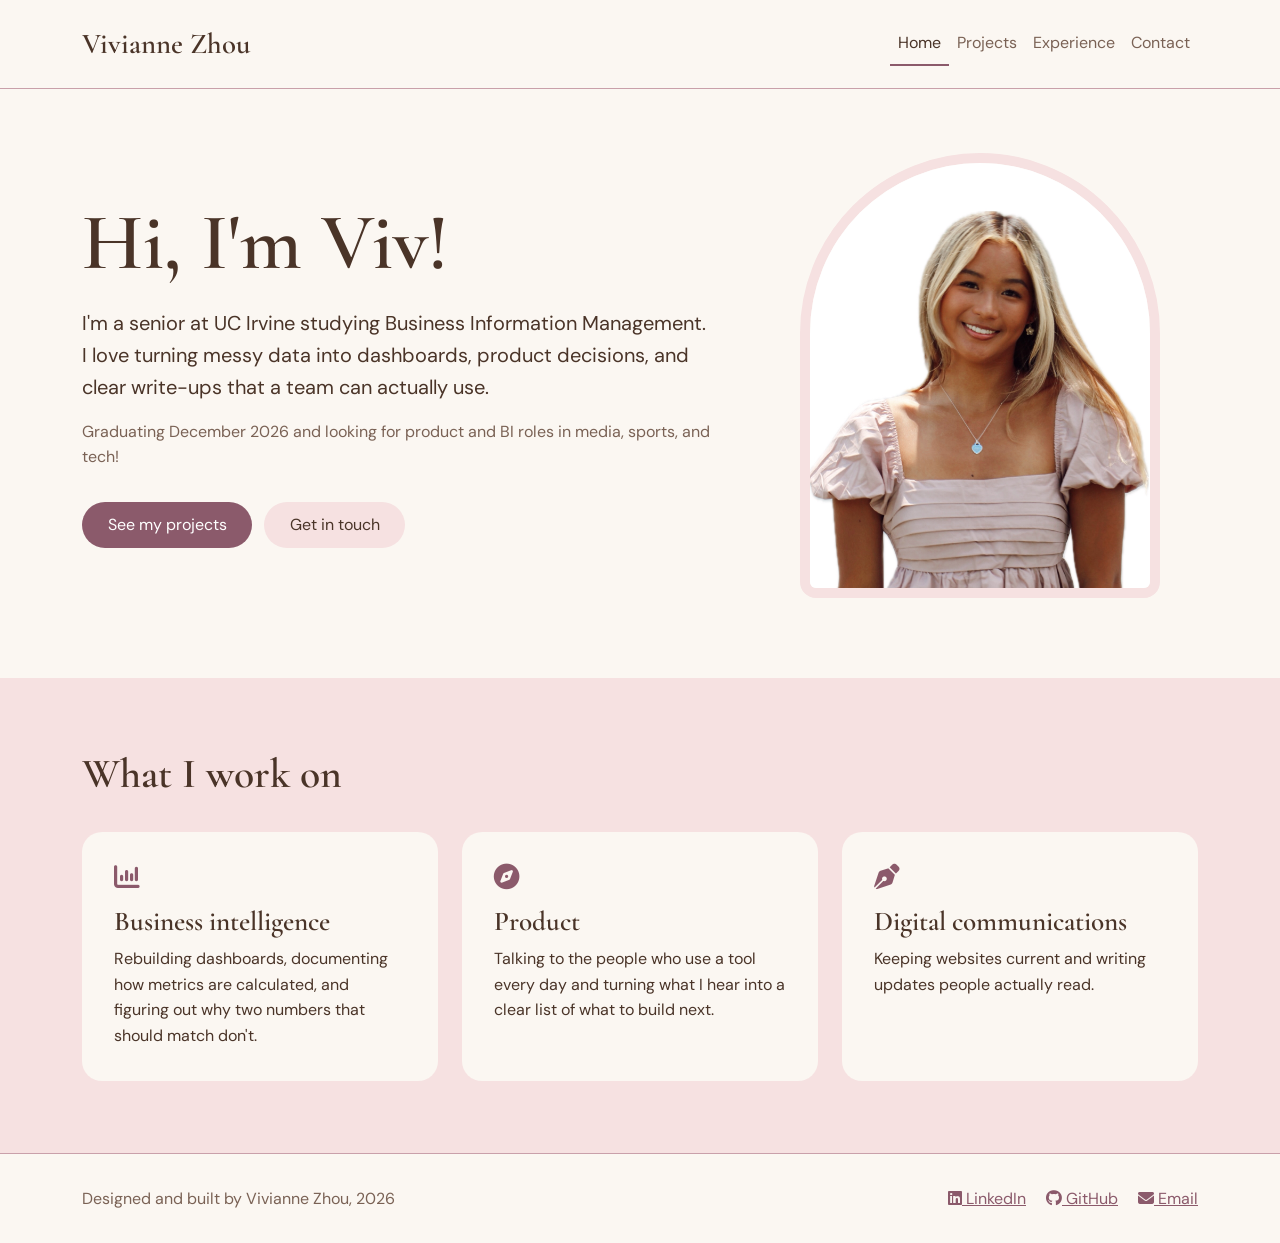
<file: index.html>
<!doctype html>
<html lang="en">

<!--
WRITTEN BY: Vivianne Zhou
EMAIL: zhouvj@uci.edu
-->

<head>
  <meta charset="utf-8">
  <meta name="viewport" content="width=device-width, initial-scale=1">
  <meta name="author" content="Vivianne Zhou">
  <meta name="description" content="Portfolio of Vivianne Zhou, Business Information Management student at UC Irvine">
  
  <!-- Google Fonts: Cormorant Garamond + DM Sans Condensed -->
  <link rel="preconnect" href="https://fonts.googleapis.com">
  <link rel="preconnect" href="https://fonts.gstatic.com" crossorigin>
  <link rel="stylesheet" href="https://fonts.googleapis.com/css2?family=Cormorant+Garamond:wght@500;600&amp;family=DM+Sans:wght@400;500&amp;display=swap">
  
  <!-- Bootstrap 5.3.3 for the grid, navbar, and buttons -->
  <link rel="stylesheet" href="https://cdn.jsdelivr.net/npm/bootstrap@5.3.3/dist/css/bootstrap.min.css">
 
  <!-- Font Awesome icons -->
  <link rel="stylesheet" href="https://cdnjs.cloudflare.com/ajax/libs/font-awesome/6.5.1/css/all.min.css">

  <!-- my stylesheet, loaded last so it overrides Bootstrap -->
  <link rel="stylesheet" href="css/style.css">

  <title>Vivianne Zhou | Portfolio</title>
</head>
<body>

  <!-- navigation bar: collapses into a menu button on small screens -->
  <header>
    <nav class="navbar navbar-expand-md site-nav" aria-label="Main">
      <div class="container">
        <!-- your name on the left, links back to home -->
        <a class="navbar-brand" href="index.html">Vivianne Zhou</a>

        <!-- menu button that only shows on phones -->
        <button class="navbar-toggler" type="button" data-bs-toggle="collapse" data-bs-target="#mainNav" aria-controls="mainNav" aria-expanded="false" aria-label="Toggle navigation">
          <span class="navbar-toggler-icon"></span>
        </button>

        <!-- page links, pushed to the right with ms-auto -->
        <div class="collapse navbar-collapse" id="mainNav">
          <ul class="navbar-nav ms-auto">
            <li class="nav-item"><a class="nav-link active" aria-current="page" href="index.html">Home</a></li>
            <li class="nav-item"><a class="nav-link" href="projects.html">Projects</a></li>
            <li class="nav-item"><a class="nav-link" href="experience.html">Experience</a></li>
            <li class="nav-item"><a class="nav-link" href="contact.html">Contact</a></li>
          </ul>
        </div>
      </div>
    </nav>
  </header>

  <!-- main page content goes here -->
  <main id="main">


    <!-- intro: text on the left, photo on the right (photo goes on top on phones) -->
    <section class="hero" aria-labelledby="intro-heading">
      <div class="container">
        <div class="row align-items-center g-5">

          <div class="col-md-7 order-2 order-md-1">
            <h1 id="intro-heading" class="hero-title">Hi, I'm Viv! </h1>
            <p class="hero-lead">I'm a senior at UC Irvine studying Business Information Management. I love turning messy data into dashboards, product decisions, and clear write-ups that a team can actually use.</p>
            <p class="hero-note">Graduating December 2026 and looking for product and BI roles in media, sports, and tech!</p>
            <div class="hero-buttons">
              <a class="btn btn-mauve" href="projects.html">See my projects</a>
              <a class="btn btn-pink" href="contact.html">Get in touch</a>
            </div>
          </div>

          <div class="col-md-5 order-1 order-md-2">
            <img class="portrait" src="images/headshot.jpg" alt="Portrait of Vivianne Zhou">
          </div>

        </div>
      </div>
    </section>

    <!-- three areas I focus on: 3 across on desktop, stacked on phones -->
    <section class="section section-pink" aria-labelledby="focus-heading">
      <div class="container">
        <h2 id="focus-heading">What I work on</h2>
        <div class="row g-4">

          <div class="col-md-4">
            <div class="focus-box">
              <span class="fa-solid fa-chart-column" aria-hidden="true"></span>
              <h3>Business intelligence</h3>
              <p>Rebuilding dashboards, documenting how metrics are calculated, and figuring out why two numbers that should match don't.</p>
            </div>
          </div>

          <div class="col-md-4">
            <div class="focus-box">
              <span class="fa-solid fa-compass" aria-hidden="true"></span>
              <h3>Product</h3>
              <p>Talking to the people who use a tool every day and turning what I hear into a clear list of what to build next.</p>
            </div>
          </div>

          <div class="col-md-4">
            <div class="focus-box">
              <span class="fa-solid fa-pen-nib" aria-hidden="true"></span>
              <h3>Digital communications</h3>
              <p>Keeping websites current and writing updates people actually read.</p>
            </div>
          </div>

        </div>
      </div>
    </section>
  </main>

  <!-- footer with contact links -->
  <footer class="site-footer">
    <div class="container footer-inner">
      <p class="mb-0">Designed and built by Vivianne Zhou, 2026</p>
      <ul class="footer-links">
        <li><a href="https://www.linkedin.com/in/viviannezhou"><span class="fa-brands fa-linkedin" aria-hidden="true"></span> LinkedIn</a></li>
        <li><a href="https://github.com/viviannezhou"><span class="fa-brands fa-github" aria-hidden="true"></span> GitHub</a></li>
        <li><a href="mailto:zhouvj@uci.edu"><span class="fa-solid fa-envelope" aria-hidden="true"></span> Email</a></li>
      </ul>
    </div>
  </footer>

  <!-- Bootstrap JS: makes the phone menu button open and close -->
  <script src="https://cdn.jsdelivr.net/npm/bootstrap@5.3.3/dist/js/bootstrap.bundle.min.js"></script>
</body>
</html>
</file>
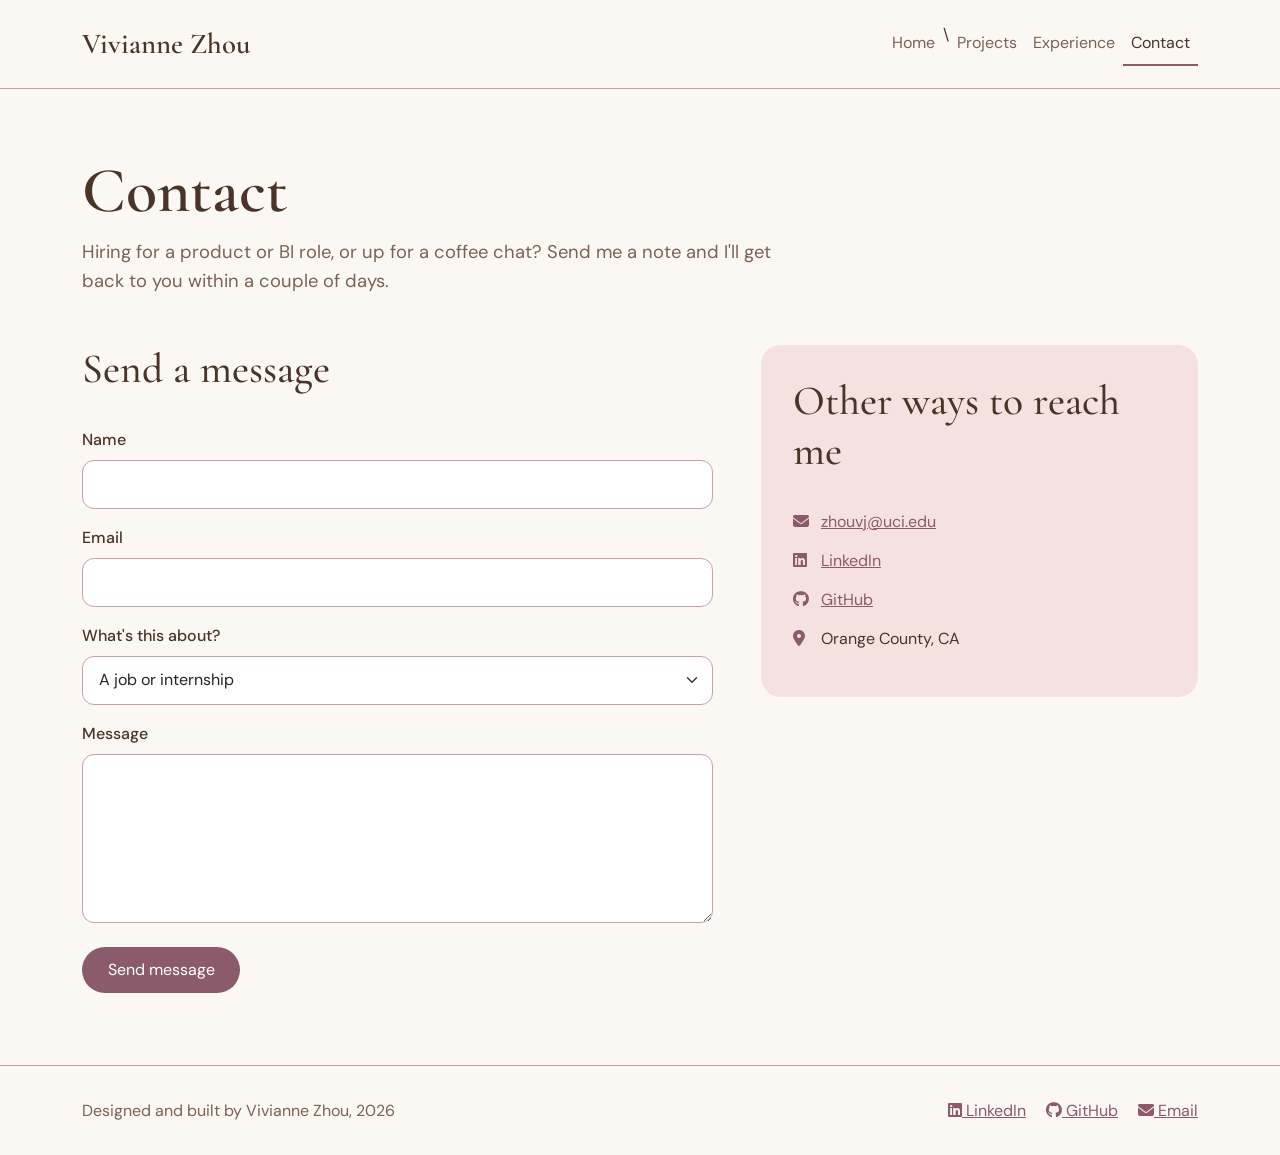
<file: contact.html>
<!doctype html>
<html lang="en">

<!--
WRITTEN BY: Vivianne Zhou
EMAIL: zhouvj@uci.edu
-->

<head>
  <meta charset="utf-8">
  <meta name="viewport" content="width=device-width, initial-scale=1">
  <meta name="author" content="Vivianne Zhou">
  <meta name="description" content="Get in touch with Vivianne Zhou about product and BI roles!">
  
  <!-- Google Fonts: Cormorant Garamond + DM Sans Condensed -->
  <link rel="preconnect" href="https://fonts.googleapis.com">
  <link rel="preconnect" href="https://fonts.gstatic.com" crossorigin>
  <link rel="stylesheet" href="https://fonts.googleapis.com/css2?family=Cormorant+Garamond:wght@500;600&amp;family=DM+Sans:wght@400;500&amp;display=swap">
  
  <!-- Bootstrap 5.3.3 for the grid, navbar, and buttons -->
  <link rel="stylesheet" href="https://cdn.jsdelivr.net/npm/bootstrap@5.3.3/dist/css/bootstrap.min.css">
 
  <!-- Font Awesome icons -->
  <link rel="stylesheet" href="https://cdnjs.cloudflare.com/ajax/libs/font-awesome/6.5.1/css/all.min.css">

  <!-- my stylesheet, loaded last so it overrides Bootstrap -->
  <link rel="stylesheet" href="css/style.css">

  <title>Contact | Vivianne Zhou</title>
</head>
<body>

  <!-- navigation bar: collapses into a menu button on small screens -->
  <header>
    <nav class="navbar navbar-expand-md site-nav" aria-label="Contact">
      <div class="container">
        <!-- your name on the left, links back to home -->
        <a class="navbar-brand" href="index.html">Vivianne Zhou</a>

        <!-- menu button that only shows on phones -->
        <button class="navbar-toggler" type="button" data-bs-toggle="collapse" data-bs-target="#mainNav" aria-controls="mainNav" aria-expanded="false" aria-label="Toggle navigation">
          <span class="navbar-toggler-icon"></span>
        </button>

        <!-- page links, pushed to the right with ms-auto -->
        <div class="collapse navbar-collapse" id="mainNav">
          <ul class="navbar-nav ms-auto">
            <li class="nav-item"><a class="nav-link" href="index.html">Home</a></li>
\           <li class="nav-item"><a class="nav-link" href="projects.html">Projects</a></li>
            <li class="nav-item"><a class="nav-link" href="experience.html">Experience</a></li>
            <li class="nav-item"><a class="nav-link active" aria-current="page" href="contact.html">Contact</a></li>
          </ul>
        </div>
      </div>
    </nav>
  </header>

  <!-- main page content goes here -->
  <main id="main">


       <!-- page title -->
    <div class="page-header">
      <div class="container">
        <h1>Contact</h1>
        <p>Hiring for a product or BI role, or up for a coffee chat? Send me a note and I'll get back to you within a couple of days.</p>
      </div>
    </div>

    <section class="section pt-3" aria-labelledby="form-heading">
      <div class="container">
        <div class="row g-5">

          <!-- contact form: opens the visitor's email app with the message filled in -->
          <div class="col-lg-7">
            <h2 id="form-heading" class="h3">Send a message</h2>
            <form class="contact-form" action="mailto:zhouvj@uci.edu" method="post" enctype="text/plain">
              <div class="mb-3">
                <label class="form-label" for="name">Name</label>
                <input class="form-control" type="text" id="name" name="name" autocomplete="name" required>
              </div>
              <div class="mb-3">
                <label class="form-label" for="email">Email</label>
                <input class="form-control" type="email" id="email" name="email" autocomplete="email" required>
              </div>
              <div class="mb-3">
                <label class="form-label" for="reason">What's this about?</label>
                <select class="form-select" id="reason" name="reason">
                  <option value="role">A job or internship</option>
                  <option value="chat">A coffee chat</option>
                  <option value="other">Something else</option>
                </select>
              </div>
              <div class="mb-4">
                <label class="form-label" for="message">Message</label>
                <textarea class="form-control" id="message" name="message" rows="6" required></textarea>
              </div>
              <button class="btn btn-mauve" type="submit">Send message</button>
            </form>
          </div>

          <!-- other ways to reach me -->
          <aside class="col-lg-5" aria-labelledby="links-heading">
            <div class="contact-card">
              <h2 id="links-heading" class="h3">Other ways to reach me</h2>
              <ul class="contact-links">
                <li><span class="fa-solid fa-envelope" aria-hidden="true"></span> <a href="mailto:zhouvj@uci.edu">zhouvj@uci.edu</a></li>
                <li><span class="fa-brands fa-linkedin" aria-hidden="true"></span> <a href="https://www.linkedin.com/in/viviannezhou">LinkedIn</a></li>
                <li><span class="fa-brands fa-github" aria-hidden="true"></span> <a href="https://github.com/viviannezhou">GitHub</a></li>
                <li><span class="fa-solid fa-location-dot" aria-hidden="true"></span> Orange County, CA</li>
              </ul>
            </div>
          </aside>

        </div>
      </div>
    </section>
  </main>

  <!-- footer with contact links -->
  <footer class="site-footer">
    <div class="container footer-inner">
      <p class="mb-0">Designed and built by Vivianne Zhou, 2026</p>
      <ul class="footer-links">
        <li><a href="https://www.linkedin.com/in/viviannezhou"><span class="fa-brands fa-linkedin" aria-hidden="true"></span> LinkedIn</a></li>
        <li><a href="https://github.com/viviannezhou"><span class="fa-brands fa-github" aria-hidden="true"></span> GitHub</a></li>
        <li><a href="mailto:zhouvj@uci.edu"><span class="fa-solid fa-envelope" aria-hidden="true"></span> Email</a></li>
      </ul>
    </div>
  </footer>

  <!-- Bootstrap JS: makes the phone menu button open and close -->
  <script src="https://cdn.jsdelivr.net/npm/bootstrap@5.3.3/dist/js/bootstrap.bundle.min.js"></script>
</body>
</html>
</file>
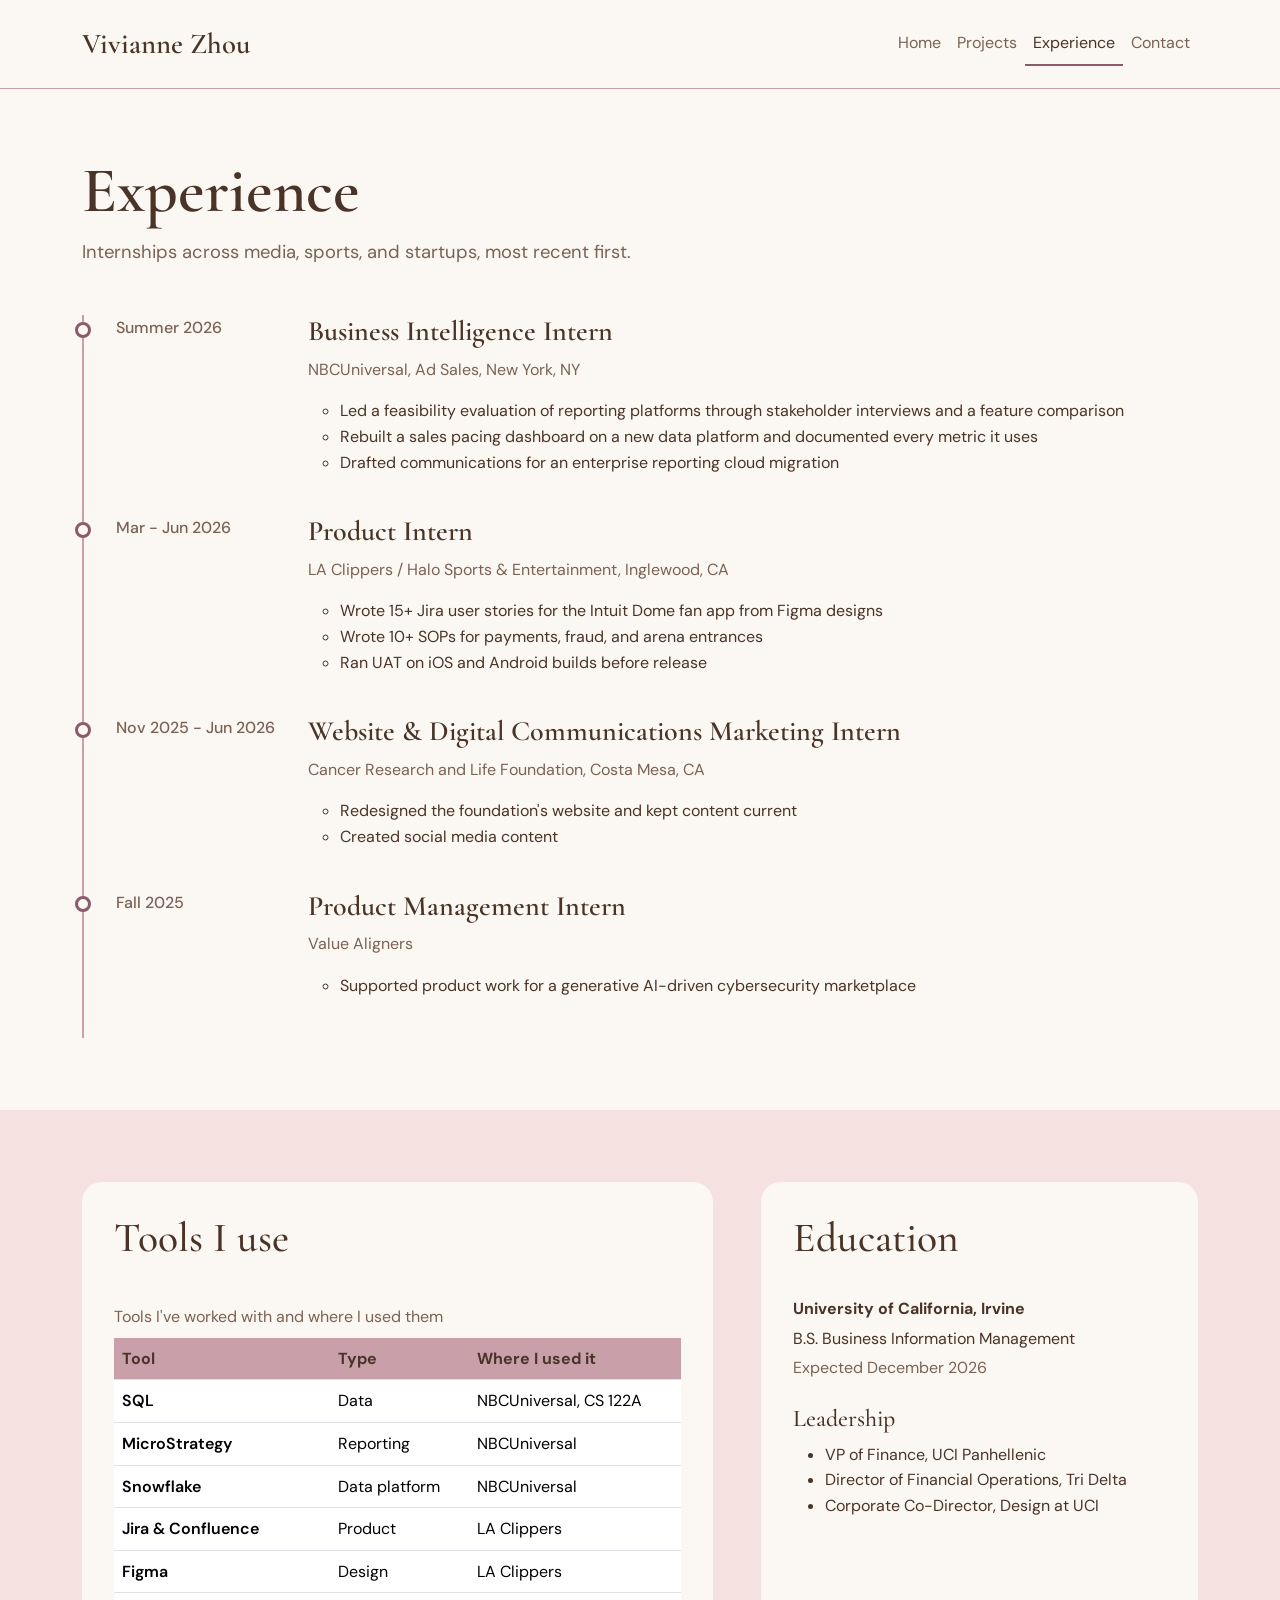
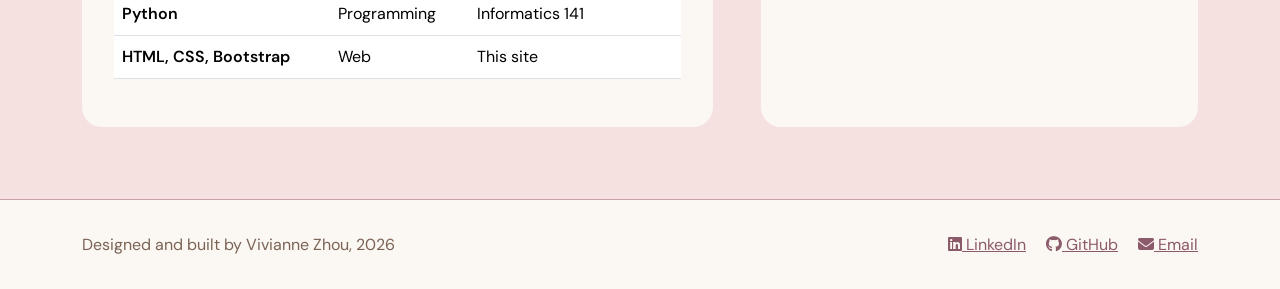
<file: experience.html>
<!doctype html>
<html lang="en">

<!--
WRITTEN BY: Vivianne Zhou
EMAIL: zhouvj@uci.edu
-->

<head>
  <meta charset="utf-8">
  <meta name="viewport" content="width=device-width, initial-scale=1">
  <meta name="author" content="Vivianne Zhou">
  <meta name="description" content="Internships, campus leadership, and skills of Vivianne Zhou">
  
  <!-- Google Fonts: Cormorant Garamond + DM Sans Condensed -->
  <link rel="preconnect" href="https://fonts.googleapis.com">
  <link rel="preconnect" href="https://fonts.gstatic.com" crossorigin>
  <link rel="stylesheet" href="https://fonts.googleapis.com/css2?family=Cormorant+Garamond:wght@500;600&amp;family=DM+Sans:wght@400;500&amp;display=swap">
  
  <!-- Bootstrap 5.3.3 for the grid, navbar, and buttons -->
  <link rel="stylesheet" href="https://cdn.jsdelivr.net/npm/bootstrap@5.3.3/dist/css/bootstrap.min.css">
 
  <!-- Font Awesome icons -->
  <link rel="stylesheet" href="https://cdnjs.cloudflare.com/ajax/libs/font-awesome/6.5.1/css/all.min.css">

  <!-- my stylesheet, loaded last so it overrides Bootstrap -->
  <link rel="stylesheet" href="css/style.css">

  <title>Experience | Vivianne Zhou</title>
</head>
<body>

  <!-- navigation bar: collapses into a menu button on small screens -->
  <header>
    <nav class="navbar navbar-expand-md site-nav" aria-label="Main">
      <div class="container">
        <!-- your name on the left, links back to home -->
        <a class="navbar-brand" href="index.html">Vivianne Zhou</a>

        <!-- menu button that only shows on phones -->
        <button class="navbar-toggler" type="button" data-bs-toggle="collapse" data-bs-target="#mainNav" aria-controls="mainNav" aria-expanded="false" aria-label="Toggle navigation">
          <span class="navbar-toggler-icon"></span>
        </button>

        <!-- page links, pushed to the right with ms-auto -->
        <div class="collapse navbar-collapse" id="mainNav">
          <ul class="navbar-nav ms-auto">
            <li class="nav-item"><a class="nav-link" href="index.html">Home</a></li>
            <li class="nav-item"><a class="nav-link" href="projects.html">Projects</a></li>
            <li class="nav-item"><a class="nav-link active" aria-current="page" href="experience.html">Experience</a></li>
            <li class="nav-item"><a class="nav-link" href="contact.html">Contact</a></li>
          </ul>
        </div>
      </div>
    </nav>
  </header>

  <!-- main page content goes here -->
  <main id="main">


        <!-- page title -->
    <div class="page-header">
      <div class="container">
        <h1>Experience</h1>
        <p>Internships across media, sports, and startups, most recent first.</p>
      </div>
    </div>

    <!-- timeline of roles: date on the left, details on the right (stacks on phones) -->
    <section class="section pt-3" aria-labelledby="roles-heading">
      <div class="container">
        <h2 id="roles-heading" class="visually-hidden">Roles</h2>
        <ol class="timeline">

          <li class="timeline-item">
            <p class="timeline-date">Summer 2026</p>
            <div>
              <h3>Business Intelligence Intern</h3>
              <p class="timeline-org">NBCUniversal, Ad Sales, New York, NY</p>
              <ul>
                <li>Led a feasibility evaluation of reporting platforms through stakeholder interviews and a feature comparison</li>
                <li>Rebuilt a sales pacing dashboard on a new data platform and documented every metric it uses</li>
                <li>Drafted communications for an enterprise reporting cloud migration</li>
              </ul>
            </div>
          </li>

          <li class="timeline-item">
            <p class="timeline-date">Mar - Jun 2026</p>
            <div>
              <h3>Product Intern</h3>
              <p class="timeline-org">LA Clippers / Halo Sports &amp; Entertainment, Inglewood, CA</p>
              <ul>
                <li>Wrote 15+ Jira user stories for the Intuit Dome fan app from Figma designs</li>
                <li>Wrote 10+ SOPs for payments, fraud, and arena entrances</li>
                <li>Ran UAT on iOS and Android builds before release</li>
              </ul>
            </div>
          </li>

          <li class="timeline-item">
            <p class="timeline-date">Nov 2025 - Jun 2026</p>
            <div>
              <h3>Website &amp; Digital Communications Marketing Intern</h3>
              <p class="timeline-org">Cancer Research and Life Foundation, Costa Mesa, CA</p>
              <ul>
                <li>Redesigned the foundation's website and kept content current</li>
                <li>Created social media content</li>
              </ul>
            </div>
          </li>

          <li class="timeline-item">
            <p class="timeline-date">Fall 2025</p>
            <div>
              <h3>Product Management Intern</h3>
              <p class="timeline-org">Value Aligners</p>
              <ul>
                <li>Supported product work for a generative AI-driven cybersecurity marketplace</li>
              </ul>
            </div>
          </li>

        </ol>
      </div>
    </section>

    <!-- skills table + education and leadership on the side -->
    <section class="section section-pink" aria-labelledby="skills-heading">
      <div class="container">
        <div class="row g-5">

                    <div class="col-lg-7">
            <div class="side-card">
              <h2 id="skills-heading" class="h3">Tools I use</h2>
              <div class="table-responsive">
                <table class="table skills-table">
                  <caption>Tools I've worked with and where I used them</caption>
                  <thead>
                    <tr>
                      <th scope="col">Tool</th>
                      <th scope="col">Type</th>
                      <th scope="col">Where I used it</th>
                    </tr>
                  </thead>
                  <tbody>
                    <tr><td>SQL</td><td>Data</td><td>NBCUniversal, CS 122A</td></tr>
                    <tr><td>MicroStrategy</td><td>Reporting</td><td>NBCUniversal</td></tr>
                    <tr><td>Snowflake</td><td>Data platform</td><td>NBCUniversal</td></tr>
                    <tr><td>Jira &amp; Confluence</td><td>Product</td><td>LA Clippers</td></tr>
                    <tr><td>Figma</td><td>Design</td><td>LA Clippers</td></tr>
                    <tr><td>Python</td><td>Programming</td><td>Informatics 141</td></tr>
                    <tr><td>HTML, CSS, Bootstrap</td><td>Web</td><td>This site</td></tr>
                  </tbody>
                </table>
              </div>
            </div>
          </div>

          <aside class="col-lg-5" aria-labelledby="edu-heading">
            <div class="side-card">
              <h2 id="edu-heading" class="h3">Education</h2>
              <p class="mb-1"><strong>University of California, Irvine</strong></p>
              <p class="mb-1">B.S. Business Information Management</p>
              <p class="timeline-org">Expected December 2026</p>

              <h3 class="h4 mt-4">Leadership</h3>
              <ul class="mb-0">
                <li>VP of Finance, UCI Panhellenic</li>
                <li>Director of Financial Operations, Tri Delta</li>
                <li>Corporate Co-Director, Design at UCI</li>
              </ul>
            </div>
          </aside>

        </div>
      </div>
    </section>
  </main>

  <!-- footer with contact links -->
  <footer class="site-footer">
    <div class="container footer-inner">
      <p class="mb-0">Designed and built by Vivianne Zhou, 2026</p>
      <ul class="footer-links">
        <li><a href="https://www.linkedin.com/in/viviannezhou"><span class="fa-brands fa-linkedin" aria-hidden="true"></span> LinkedIn</a></li>
        <li><a href="https://github.com/viviannezhou"><span class="fa-brands fa-github" aria-hidden="true"></span> GitHub</a></li>
        <li><a href="mailto:zhouvj@uci.edu"><span class="fa-solid fa-envelope" aria-hidden="true"></span> Email</a></li>
      </ul>
    </div>
  </footer>

  <!-- Bootstrap JS: makes the phone menu button open and close -->
  <script src="https://cdn.jsdelivr.net/npm/bootstrap@5.3.3/dist/js/bootstrap.bundle.min.js"></script>
</body>
</html>
</file>
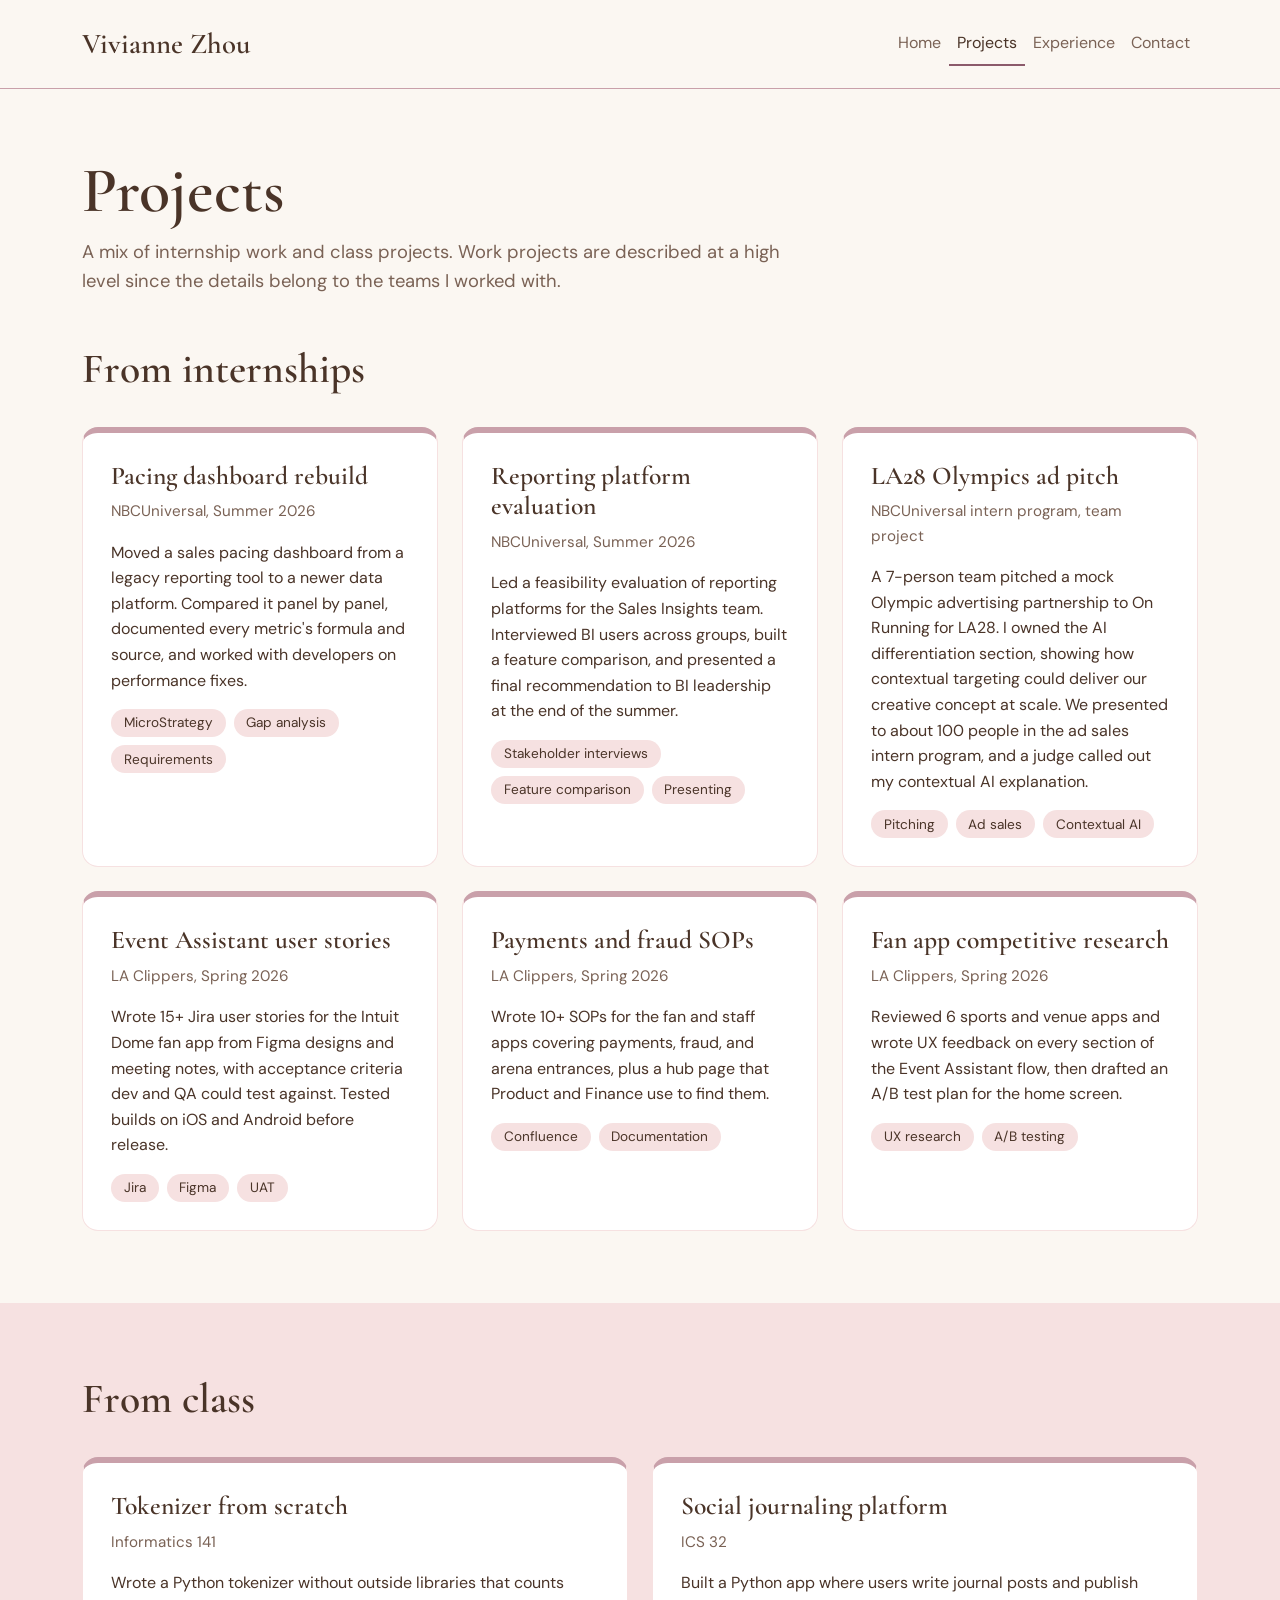
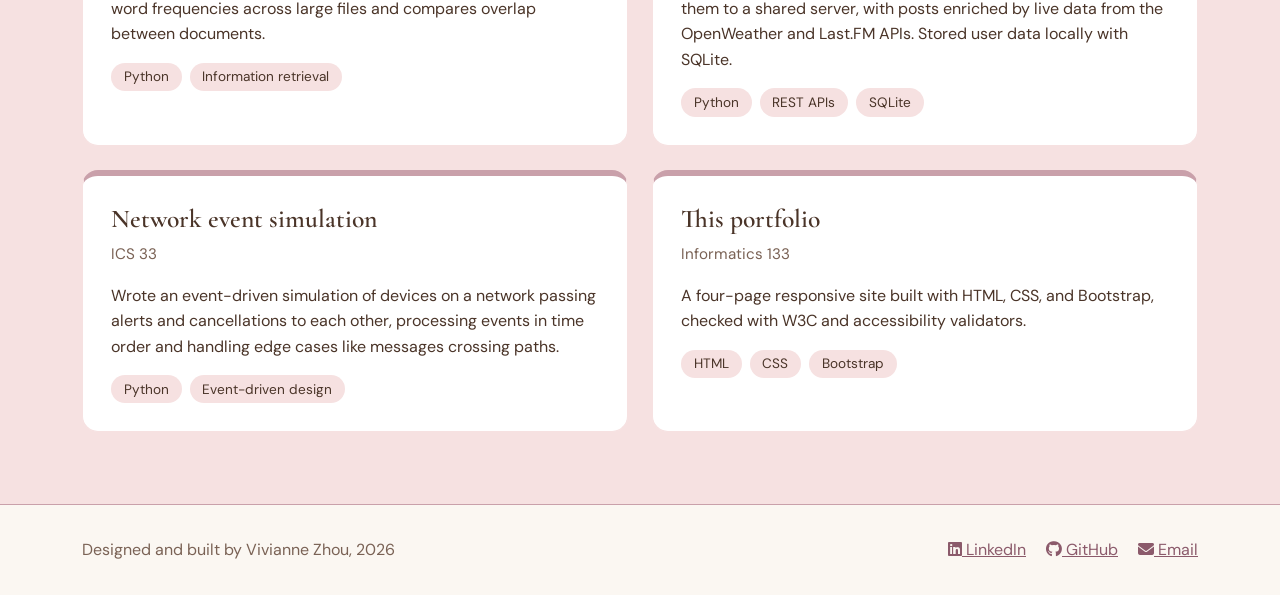
<file: projects.html>
<!doctype html>
<html lang="en">

<!--
WRITTEN BY: Vivianne Zhou
EMAIL: zhouvj@uci.edu
-->

<head>
  <meta charset="utf-8">
  <meta name="viewport" content="width=device-width, initial-scale=1">
  <meta name="author" content="Vivianne Zhou">
  <meta name="description" content="Product, BI, and class projects by Vivianne">
  
  <!-- Google Fonts: Cormorant Garamond + DM Sans Condensed -->
  <link rel="preconnect" href="https://fonts.googleapis.com">
  <link rel="preconnect" href="https://fonts.gstatic.com" crossorigin>
  <link rel="stylesheet" href="https://fonts.googleapis.com/css2?family=Cormorant+Garamond:wght@500;600&amp;family=DM+Sans:wght@400;500&amp;display=swap">
  
  <!-- Bootstrap 5.3.3 for the grid, navbar, and buttons -->
  <link rel="stylesheet" href="https://cdn.jsdelivr.net/npm/bootstrap@5.3.3/dist/css/bootstrap.min.css">
 
  <!-- Font Awesome icons -->
  <link rel="stylesheet" href="https://cdnjs.cloudflare.com/ajax/libs/font-awesome/6.5.1/css/all.min.css">

  <!-- my stylesheet, loaded last so it overrides Bootstrap -->
  <link rel="stylesheet" href="css/style.css">

  <title>Projects | Vivianne Zhou</title>
</head>
<body>

  <!-- navigation bar: collapses into a menu button on small screens -->
  <header>
    <nav class="navbar navbar-expand-md site-nav" aria-label="Main">
      <div class="container">
        <!-- your name on the left, links back to home -->
        <a class="navbar-brand" href="index.html">Vivianne Zhou</a>

        <!-- menu button that only shows on phones -->
        <button class="navbar-toggler" type="button" data-bs-toggle="collapse" data-bs-target="#mainNav" aria-controls="mainNav" aria-expanded="false" aria-label="Toggle navigation">
          <span class="navbar-toggler-icon"></span>
        </button>

        <!-- page links, pushed to the right with ms-auto -->
        <div class="collapse navbar-collapse" id="mainNav">
          <ul class="navbar-nav ms-auto">
            <li class="nav-item"><a class="nav-link" href="index.html">Home</a></li>
            <li class="nav-item"><a class="nav-link active" aria-current="page" href="projects.html">Projects</a></li>
            <li class="nav-item"><a class="nav-link" href="experience.html">Experience</a></li>
            <li class="nav-item"><a class="nav-link" href="contact.html">Contact</a></li>
          </ul>
        </div>
      </div>
    </nav>
  </header>

  <!-- main page content goes here -->
  <main id="main">
        <!-- page title -->
    <div class="page-header">
      <div class="container">
        <h1>Projects</h1>
        <p>A mix of internship work and class projects. Work projects are described at a high level since the details belong to the teams I worked with.</p>
      </div>
    </div>

    <!-- internship projects: 2 across on tablets, 3 on desktop, 1 on phones -->
    <section class="section pt-3" aria-labelledby="work-heading">
      <div class="container">
        <h2 id="work-heading">From internships</h2>
        <div class="row row-cols-1 row-cols-md-2 row-cols-lg-3 g-4">

          <div class="col">
            <article class="project-card">
              <h3>Pacing dashboard rebuild</h3>
              <p class="project-where">NBCUniversal, Summer 2026</p>
              <p>Moved a sales pacing dashboard from a legacy reporting tool to a newer data platform. Compared it panel by panel, documented every metric's formula and source, and worked with developers on performance fixes.</p>
              <ul class="tags">
                <li>MicroStrategy</li>
                <li>Gap analysis</li>
                <li>Requirements</li>
              </ul>
            </article>
          </div>

            <div class="col">
            <article class="project-card">
              <h3>Reporting platform evaluation</h3>
              <p class="project-where">NBCUniversal, Summer 2026</p>
              <p>Led a feasibility evaluation of reporting platforms for the Sales Insights team. Interviewed BI users across groups, built a feature comparison, and presented a final recommendation to BI leadership at the end of the summer.</p>
              <ul class="tags">
                <li>Stakeholder interviews</li>
                <li>Feature comparison</li>
                <li>Presenting</li>
              </ul>
            </article>
          </div>

          <div class="col">
            <article class="project-card">
              <h3>LA28 Olympics ad pitch</h3>
              <p class="project-where">NBCUniversal intern program, team project</p>
              <p>A 7-person team pitched a mock Olympic advertising partnership to On Running for LA28. I owned the AI differentiation section, showing how contextual targeting could deliver our creative concept at scale. We presented to about 100 people in the ad sales intern program, and a judge called out my contextual AI explanation.</p>
              <ul class="tags">
                <li>Pitching</li>
                <li>Ad sales</li>
                <li>Contextual AI</li>
              </ul>
            </article>
          </div>

          <div class="col">
            <article class="project-card">
              <h3>Event Assistant user stories</h3>
              <p class="project-where">LA Clippers, Spring 2026</p>
              <p>Wrote 15+ Jira user stories for the Intuit Dome fan app from Figma designs and meeting notes, with acceptance criteria dev and QA could test against. Tested builds on iOS and Android before release.</p>
              <ul class="tags">
                <li>Jira</li>
                <li>Figma</li>
                <li>UAT</li>
              </ul>
            </article>
          </div>

          <div class="col">
            <article class="project-card">
              <h3>Payments and fraud SOPs</h3>
              <p class="project-where">LA Clippers, Spring 2026</p>
              <p>Wrote 10+ SOPs for the fan and staff apps covering payments, fraud, and arena entrances, plus a hub page that Product and Finance use to find them.</p>
              <ul class="tags">
                <li>Confluence</li>
                <li>Documentation</li>
              </ul>
            </article>
          </div>

          <div class="col">
            <article class="project-card">
              <h3>Fan app competitive research</h3>
              <p class="project-where">LA Clippers, Spring 2026</p>
              <p>Reviewed 6 sports and venue apps and wrote UX feedback on every section of the Event Assistant flow, then drafted an A/B test plan for the home screen.</p>
              <ul class="tags">
                <li>UX research</li>
                <li>A/B testing</li>
              </ul>
            </article>
          </div>

        </div>
      </div>
    </section>

    <!-- class projects -->
    <section class="section section-pink" aria-labelledby="class-heading">
      <div class="container">
        <h2 id="class-heading">From class</h2>
        <div class="row row-cols-1 row-cols-md-2 g-4">

          <div class="col">
            <article class="project-card">
              <h3>Tokenizer from scratch</h3>
              <p class="project-where">Informatics 141</p>
              <p>Wrote a Python tokenizer without outside libraries that counts word frequencies across large files and compares overlap between documents.</p>
              <ul class="tags">
                <li>Python</li>
                <li>Information retrieval</li>
              </ul>
            </article>
          </div>

                    <div class="col">
            <article class="project-card">
              <h3>Social journaling platform</h3>
              <p class="project-where">ICS 32</p>
              <p>Built a Python app where users write journal posts and publish them to a shared server, with posts enriched by live data from the OpenWeather and Last.FM APIs. Stored user data locally with SQLite.</p>
              <ul class="tags">
                <li>Python</li>
                <li>REST APIs</li>
                <li>SQLite</li>
              </ul>
            </article>
          </div>

          <div class="col">
            <article class="project-card">
              <h3>Network event simulation</h3>
              <p class="project-where">ICS 33</p>
              <p>Wrote an event-driven simulation of devices on a network passing alerts and cancellations to each other, processing events in time order and handling edge cases like messages crossing paths.</p>
              <ul class="tags">
                <li>Python</li>
                <li>Event-driven design</li>
              </ul>
            </article>
          </div>

          <div class="col">
            <article class="project-card">
              <h3>This portfolio</h3>
              <p class="project-where">Informatics 133</p>
              <p>A four-page responsive site built with HTML, CSS, and Bootstrap, checked with W3C and accessibility validators.</p>
              <ul class="tags">
                <li>HTML</li>
                <li>CSS</li>
                <li>Bootstrap</li>
              </ul>
            </article>
          </div>

        </div>
      </div>
    </section>
    
  </main>

  <!-- footer with contact links -->
  <footer class="site-footer">
    <div class="container footer-inner">
      <p class="mb-0">Designed and built by Vivianne Zhou, 2026</p>
      <ul class="footer-links">
        <li><a href="https://www.linkedin.com/in/viviannezhou"><span class="fa-brands fa-linkedin" aria-hidden="true"></span> LinkedIn</a></li>
        <li><a href="https://github.com/viviannezhou"><span class="fa-brands fa-github" aria-hidden="true"></span> GitHub</a></li>
        <li><a href="mailto:zhouvj@uci.edu"><span class="fa-solid fa-envelope" aria-hidden="true"></span> Email</a></li>
      </ul>
    </div>
  </footer>

  <!-- Bootstrap JS: makes the phone menu button open and close -->
  <script src="https://cdn.jsdelivr.net/npm/bootstrap@5.3.3/dist/js/bootstrap.bundle.min.js"></script>
</body>
</html>
</file>
<file: css/style.css>
/* style.css for Vivianne Zhou's portfolio

   palette:
   cream       #fbf7f2  (page background)
   baby pink   #f6e1e1  (soft sections)
   mauve       #c9a0aa  (borders, accents)
   deep mauve  #8b5a6b  (links, buttons)
   brown       #4a3428  (main text)
   light brown #7a6255  (secondary text)
*/

/* whole page */
body {
  background-color: #fbf7f2;
  color: #4a3428;
  font-family: "DM Sans", Helvetica, Arial, sans-serif;
  line-height: 1.6;
}

/* headings */
h1,
h2,
h3 {
  font-family: "Cormorant Garamond", Georgia, serif;
  font-weight: 600;
  color: #4a3428;
}

/* links */
a {
  color: #8b5a6b;
}

a:hover {
  color: #4a3428;
}

/* navbar */
.site-nav {
  border-bottom: 1px solid #c9a0aa;
  padding: 1rem 0;
}

.site-nav .navbar-brand {
  font-family: "Cormorant Garamond", Georgia, serif;
  font-size: 1.8rem;
  font-weight: 600;
  color: #4a3428;
}

.site-nav .nav-link {
  color: #7a6255;
}

.site-nav .nav-link:hover {
  color: #4a3428;
}

/* current page gets a mauve underline */
.site-nav .nav-link.active {
  color: #4a3428;
  border-bottom: 2px solid #8b5a6b;
}

/* intro section */
.hero {
  padding: 4rem 0 5rem;
}

.hero-title {
  font-size: 5rem;
  line-height: 1;
  margin-bottom: 1.5rem;
}

.hero-lead {
  font-size: 1.25rem;
  max-width: 34em;
}

.hero-note {
  color: #7a6255;
}

.hero-buttons {
  display: flex;
  flex-wrap: wrap;
  gap: 0.75rem;
  margin-top: 2rem;
}

/* buttons */
.btn-mauve,
.btn-pink {
  border-radius: 999px;
  padding: 0.7rem 1.6rem;
  border: none;
}

.btn-mauve {
  background-color: #8b5a6b;
  color: #ffffff;
}

.btn-mauve:hover {
  background-color: #4a3428;
  color: #ffffff;
}

.btn-pink {
  background-color: #f6e1e1;
  color: #4a3428;
}

.btn-pink:hover {
  background-color: #c9a0aa;
  color: #4a3428;
}

/* arch-shaped photo with a pink frame */
.portrait {
  display: block;
  width: 100%;
  max-width: 360px;
  height: auto;
  margin: 0 auto;
  border-radius: 180px 180px 16px 16px;
  border: 10px solid #f6e1e1;
}

/* phones: smaller title and photo */
@media (max-width: 767.98px) {
  .hero {
    padding: 2rem 0 3rem;
  }

  .hero-title {
    font-size: 3.2rem;
  }

  .portrait {
    max-width: 220px;
  }
}

/* shared section spacing */
.section {
  padding: 4.5rem 0;
}

.section-pink {
  background-color: #f6e1e1;
}

.section h2 {
  font-size: 2.6rem;
  margin-bottom: 2rem;
}

/* focus boxes */
.focus-box {
  height: 100%;
  background-color: #fbf7f2;
  border-radius: 20px;
  padding: 2rem;
}

.focus-box .fa-solid {
  font-size: 1.6rem;
  color: #8b5a6b;
  margin-bottom: 1rem;
}

.focus-box h3 {
  font-size: 1.7rem;
}

.focus-box p {
  margin-bottom: 0;
}

/* footer */
.site-footer {
  border-top: 1px solid #c9a0aa;
  padding: 2rem 0;
  color: #7a6255;
}

.footer-inner {
  display: flex;
  flex-wrap: wrap;
  justify-content: space-between;
  align-items: center;
  gap: 1rem;
}

.footer-links {
  list-style: none;
  display: flex;
  flex-wrap: wrap;
  gap: 1.25rem;
  padding: 0;
  margin: 0;
}

/* phones: less padding, smaller section titles */
@media (max-width: 767.98px) {
  .section {
    padding: 3rem 0;
  }

  .section h2 {
    font-size: 2rem;
  }
}

/* page title area (projects, experience, contact) */
.page-header {
  padding: 4rem 0 1rem;
}

.page-header h1 {
  font-size: 4rem;
}

.page-header p {
  color: #7a6255;
  font-size: 1.15rem;
  max-width: 38em;
}

/* project cards */
.project-card {
  height: 100%;
  background-color: #ffffff;
  border: 1px solid #f6e1e1;
  border-top: 6px solid #c9a0aa;
  border-radius: 16px;
  padding: 1.75rem;
}

.project-card h3 {
  font-size: 1.6rem;
}

.project-where {
  color: #7a6255;
  font-size: 0.95rem;
}

/* little pill tags under each project */
.tags {
  list-style: none;
  display: flex;
  flex-wrap: wrap;
  gap: 0.5rem;
  padding: 0;
  margin: 1rem 0 0;
}

.tags li {
  background-color: #f6e1e1;
  border-radius: 999px;
  padding: 0.2rem 0.8rem;
  font-size: 0.85rem;
}

@media (max-width: 767.98px) {
  .page-header h1 {
    font-size: 2.8rem;
  }
}

/* experience timeline */
.timeline {
  list-style: none;
  padding: 0;
  margin: 0;
  border-left: 2px solid #c9a0aa;
}

.timeline-item {
  display: grid;
  grid-template-columns: 10rem 1fr;
  column-gap: 2rem;
  padding: 0 0 2.5rem 2rem;
  position: relative;
}

/* mauve dot on the line for each role */
.timeline-item::before {
  content: "";
  position: absolute;
  left: -9px;
  top: 0.4rem;
  width: 16px;
  height: 16px;
  border-radius: 50%;
  background-color: #fbf7f2;
  border: 3px solid #8b5a6b;
}

.timeline-date {
  color: #7a6255;
  font-weight: 500;
}

.timeline-org {
  color: #7a6255;
}

/* skills table */
.skills-table caption {
  caption-side: top;
  color: #7a6255;
}

.skills-table thead th {
  background-color: #c9a0aa;
  color: #4a3428;
}

/* education card */
.side-card {
  height: 100%;
  background-color: #fbf7f2;
  border-radius: 20px;
  padding: 2rem;
}

/* phones: date goes above the role instead of beside it */
@media (max-width: 767.98px) {
  .timeline-item {
    grid-template-columns: 1fr;
    padding-left: 1.5rem;
  }

  .timeline-date {
    margin-bottom: 0.25rem;
  }
}

/* contact form */
.contact-form .form-label {
  font-weight: 500;
}

.contact-form .form-control,
.contact-form .form-select {
  border-radius: 12px;
  border-color: #c9a0aa;
  padding: 0.7rem 1rem;
  background-color: #ffffff;
}

/* mauve glow when you click into a box */
.contact-form .form-control:focus,
.contact-form .form-select:focus {
  border-color: #8b5a6b;
  box-shadow: 0 0 0 0.2rem #f6e1e1;
}

/* pink card on the right */
.contact-card {
  background-color: #f6e1e1;
  border-radius: 20px;
  padding: 2rem;
}

.contact-links {
  list-style: none;
  padding: 0;
  margin: 0;
}

.contact-links li {
  margin-bottom: 0.85rem;
}

.contact-links .fa-solid,
.contact-links .fa-brands {
  width: 1.5rem;
  color: #8b5a6b;
}

/* bold tool names in the first column */
.skills-table td:first-child {
  font-weight: 600;
}
</file>
